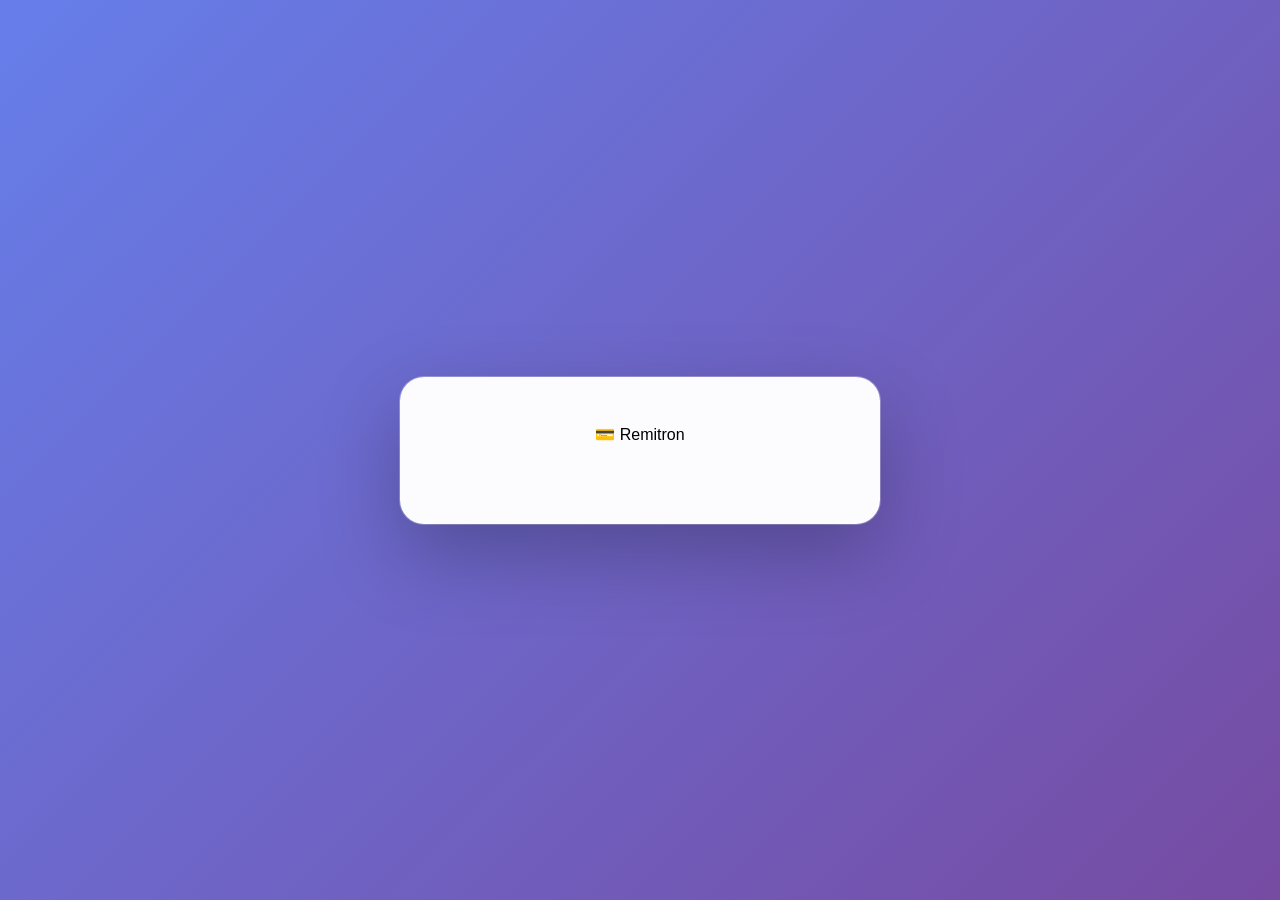
<file: auth.html>
<!DOCTYPE html>
<html lang="en">
<head>
    <meta charset="UTF-8">
    <meta name="viewport" content="width=device-width, initial-scale=1.0">
    <title>Remitron - Authentication</title>
    <link rel="stylesheet" href="/static/auth.css">
</head>
<body>
    <div class="container">
        <div class="auth-box">
            <div class="logo">💳 Remitron</div>
            
            <!-- LOGIN FORM -->
            <div id="loginForm" class="form-section">
                <h2>Login</h2>
                <input type="email" id="loginEmail" placeholder="Email" required>
                <input type="password" id="loginPassword" placeholder="Password" required>
                <button onclick="handleLogin()" class="btn btn-primary">Login</button>
                <p class="toggle-text">Don't have an account? <a onclick="toggleForm()">Sign Up</a></p>
            </div>

            <!-- SIGNUP FORM -->
            <div id="signupForm" class="form-section hidden">
                <h2>Create Account</h2>
                <input type="text" id="firstName" placeholder="First Name" required>
                <input type="text" id="lastName" placeholder="Last Name" required>
                <input type="email" id="signupEmail" placeholder="Email" required>
                <input type="password" id="signupPassword" placeholder="Password" required>
                <input type="tel" id="phone" placeholder="Phone Number" required>
                <input type="text" id="nin" placeholder="NIN (National ID)" required>
                <input type="text" id="bvn" placeholder="BVN (Optional)">
                <button onclick="handleSignup()" class="btn btn-success">Sign Up</button>
                <p class="toggle-text">Already have an account? <a onclick="toggleForm()">Login</a></p>
            </div>

            <div id="errorMessage" class="error-message hidden"></div>
            <div id="successMessage" class="success-message hidden"></div>
        </div>
    </div>

    <script src="/static/auth.js"></script>
</body>
</html>
</file>
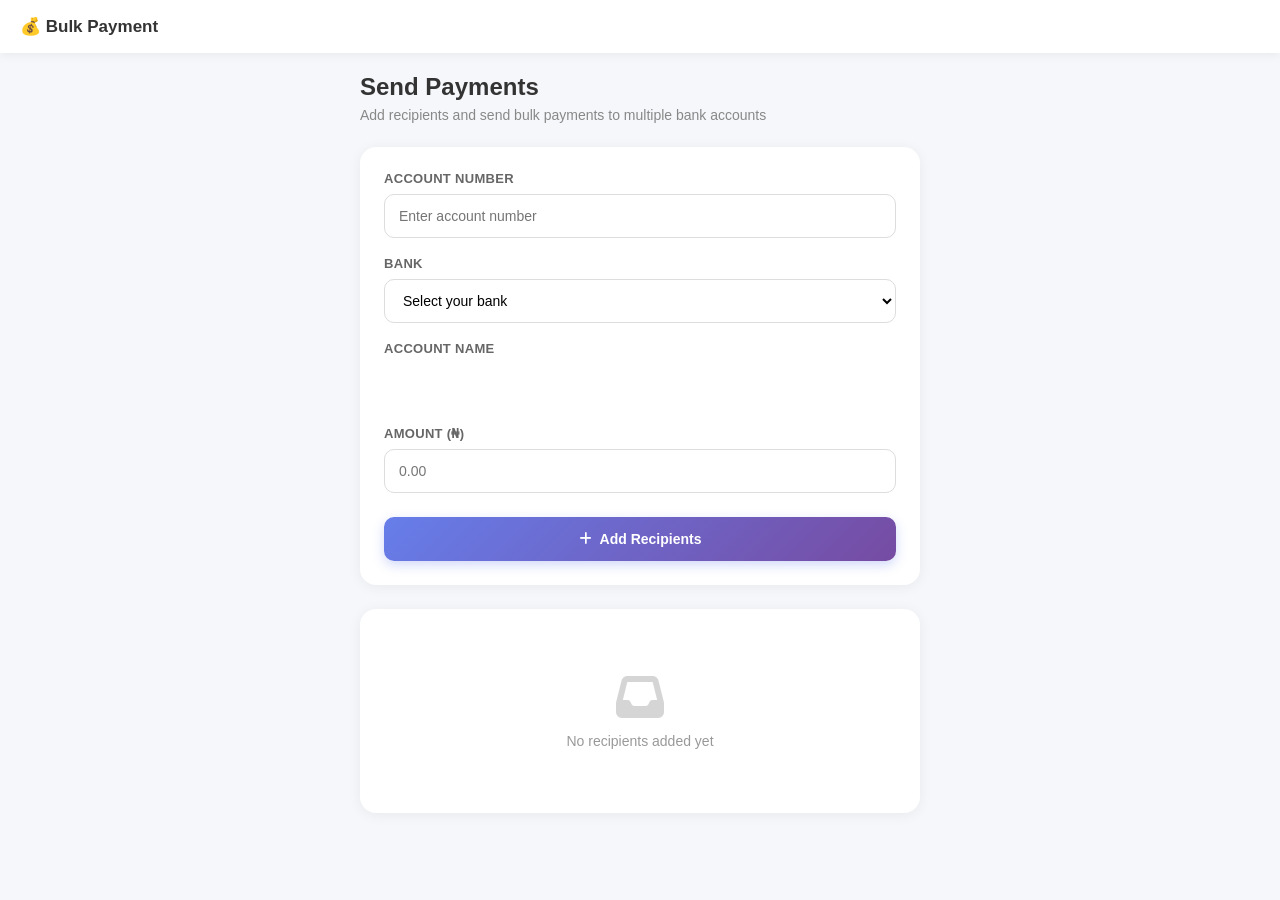
<file: templates/bulk-payment-v2.html>
<!DOCTYPE html>
<html lang="en">
<head>
    <meta charset="UTF-8">
    <meta name="viewport" content="width=device-width, initial-scale=1.0">
    <title>Bulk Payment - DisPay</title>
    <link rel="stylesheet" href="https://cdnjs.cloudflare.com/ajax/libs/font-awesome/6.4.0/css/all.min.css">
    <link rel="stylesheet" href="/static/style5.css">
</head>
<body>
    <!-- HEADER -->
    <div class="top-header">
        <div class="header-left">
            <h1>💰 Bulk Payment</h1>
        </div>
    </div>

    <!-- MAIN CONTENT -->
    <div class="main-content">
        <div class="page-header">
            <h2>Send Payments</h2>
            <p>Add recipients and send bulk payments to multiple bank accounts</p>
        </div>

        <!-- FORM -->
        <div class="form-container">
            <form id="recipientForm">
                <!-- ACCOUNT NUMBER -->
                <div class="form-group">
                    <label class="form-label">Account Number</label>
                    <input 
                        type="text" 
                        id="accountNumber" 
                        class="form-input" 
                        placeholder="Enter account number"
                        autocomplete="off"
                    >
                </div>

                <!-- BANK SELECTION -->
                <div class="form-group">
                    <label class="form-label">Bank</label>
                    <select id="bankSelect" class="form-select">
                        <option value="">Select your bank</option>
                        <option value="Access Bank">Access Bank (025)</option>
                        <option value="Zenith Bank">Zenith Bank (057)</option>
                        <option value="GTBank">GTBank (058)</option>
                        <option value="First Bank">First Bank (011)</option>
                        <option value="UBA">UBA (033)</option>
                        <option value="FCMB">FCMB (214)</option>
                        <option value="Stanbic IBTC">Stanbic IBTC (221)</option>
                        <option value="Wema Bank">Wema Bank (035)</option>
                        <option value="Fidelity Bank">Fidelity Bank (070)</option>
                        <option value="Standard Chartered">Standard Chartered (068)</option>
                        <option value="Ecobank">Ecobank (050)</option>
                        <option value="Polaris Bank">Polaris Bank (076)</option>
                        <option value="Unite Bank">Unite Bank (079)</option>
                        <option value="Interswitch NUBAN">Interswitch NUBAN (100)</option>
                        <option value="Providus Bank">Providus Bank (101)</option>
                    </select>
                </div>

                <!-- ACCOUNT NAME (READ-ONLY) -->
                <div class="form-group">
                    <label class="form-label">Account Name</label>
                    <div class="account-name-display" id="accountNameDisplay"></div>
                </div>

                <!-- AMOUNT -->
                <div class="form-group">
                    <label class="form-label">Amount (₦)</label>
                    <input 
                        type="number" 
                        id="amount" 
                        class="form-input" 
                        placeholder="0.00"
                        min="0"
                        step="0.01"
                    >
                </div>

                <!-- ADD BUTTON -->
                <div class="button-group">
                    <button type="button" class="btn btn-add" id="addBtn">
                        <i class="fas fa-plus"></i> Add Recipients
                    </button>
                    <!-- SEND BUTTON -->
                     <button id="sendBtn" class="btn btn-send">
                        <i class="fas fa-paper-plane"></i> Send Payments
                    </button>

                </div>
                
            </form>
        </div>

        <!-- RECIPIENTS LIST -->
        <div id="recipientsList" class="recipients-list" style="display: none;">
            <div class="recipients-header">
                <span>Recipients</span>
                <span class="recipient-count" id="recipientCount">0</span>
            </div>
            <div id="recipientsContainer"></div>
        </div>

        <!-- EMPTY STATE -->
        <div id="emptyState" class="recipients-list">
            <div class="empty-state">
                <i class="fas fa-inbox"></i>
                <p>No recipients added yet</p>
            </div>
        </div>

        
    </div>

    <!-- TOAST -->
    <div id="toast"></div>
    <script src="/static/script5.js"></script>
</body>
</html>
</file>
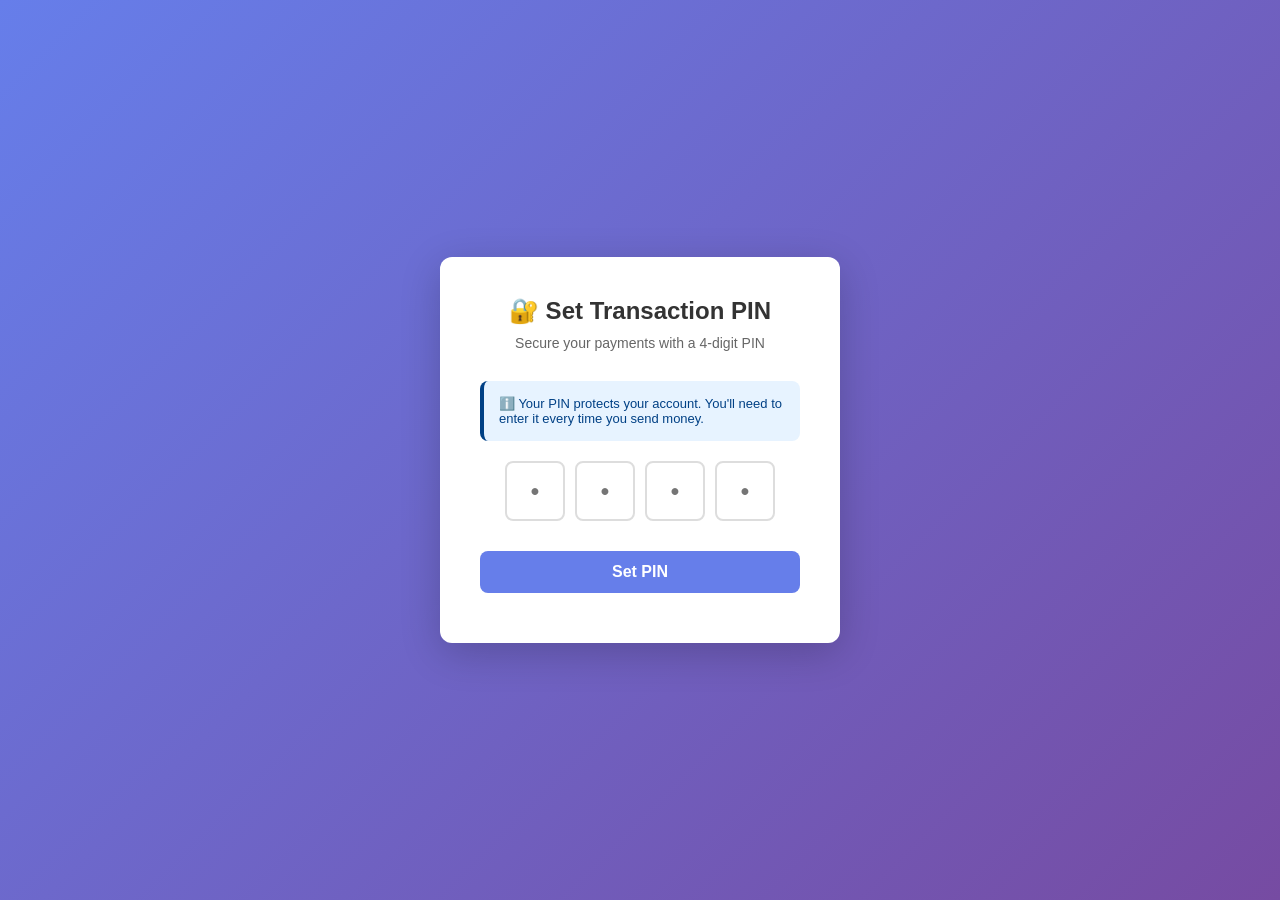
<file: templates/set-pin.html>
<!DOCTYPE html>
<html>
<head>
    <meta charset="UTF-8">
    <meta name="viewport" content="width=device-width, initial-scale=1.0">
    <title>Set Transaction PIN - DisPay</title>
    <style>
        * {
            margin: 0;
            padding: 0;
            box-sizing: border-box;
        }
        
        body {
            font-family: 'Segoe UI', Tahoma, Geneva, Verdana, sans-serif;
            background: linear-gradient(135deg, #667eea 0%, #764ba2 100%);
            min-height: 100vh;
            display: flex;
            justify-content: center;
            align-items: center;
            padding: 20px;
        }
        
        .container {
            background: white;
            padding: 40px;
            border-radius: 12px;
            box-shadow: 0 10px 40px rgba(0, 0, 0, 0.2);
            width: 100%;
            max-width: 400px;
        }
        
        .container h2 {
            text-align: center;
            margin-bottom: 10px;
            color: #333;
            font-size: 24px;
        }
        
        .container p {
            text-align: center;
            color: #666;
            font-size: 14px;
            margin-bottom: 30px;
        }
        
        .pin-input-group {
            display: flex;
            gap: 10px;
            justify-content: center;
            margin-bottom: 30px;
        }
        
        .pin-input {
            width: 60px;
            height: 60px;
            font-size: 24px;
            text-align: center;
            border: 2px solid #ddd;
            border-radius: 8px;
            font-weight: bold;
            transition: all 0.3s;
        }
        
        .pin-input:focus {
            outline: none;
            border-color: #667eea;
            box-shadow: 0 0 5px rgba(102, 126, 234, 0.5);
        }
        
        .btn {
            width: 100%;
            padding: 12px;
            background: #667eea;
            color: white;
            border: none;
            border-radius: 8px;
            font-size: 16px;
            font-weight: bold;
            cursor: pointer;
            transition: background 0.3s;
            margin-bottom: 10px;
        }
        
        .btn:hover {
            background: #764ba2;
        }
        
        .btn:disabled {
            background: #ccc;
            cursor: not-allowed;
        }
        
        .btn-secondary {
            background: #6c757d;
        }
        
        .btn-secondary:hover {
            background: #5a6268;
        }
        
        .message {
            padding: 12px;
            border-radius: 8px;
            margin-bottom: 15px;
            text-align: center;
            display: none;
            font-weight: bold;
        }
        
        .message.success {
            background: #d4edda;
            color: #155724;
            display: block;
        }
        
        .message.error {
            background: #f8d7da;
            color: #721c24;
            display: block;
        }
        
        .info {
            background: #e7f3ff;
            padding: 15px;
            border-radius: 8px;
            color: #004085;
            font-size: 13px;
            margin-bottom: 20px;
            border-left: 4px solid #004085;
        }
    </style>
</head>
<body>
    <div class="container">
        <h2>🔐 Set Transaction PIN</h2>
        <p>Secure your payments with a 4-digit PIN</p>
        
        <div id="message" class="message"></div>
        
        <div class="info">
            ℹ️ Your PIN protects your account. You'll need to enter it every time you send money.
        </div>
        
        <div class="pin-input-group">
            <input class="pin-input" id="pin1" type="password" inputmode="numeric" maxlength="1" placeholder="•">
            <input class="pin-input" id="pin2" type="password" inputmode="numeric" maxlength="1" placeholder="•">
            <input class="pin-input" id="pin3" type="password" inputmode="numeric" maxlength="1" placeholder="•">
            <input class="pin-input" id="pin4" type="password" inputmode="numeric" maxlength="1" placeholder="•">
        </div>
        
        <button class="btn" id="setBtn" onclick="setPin()">Set PIN</button>
        <!--<button class="btn btn-secondary" onclick="goToDashboard()">Skip for now</button>/-->
    </div>
    
    <script>
        // ===== HELPER FUNCTIONS =====
        
        function showMessage(text, type) {
        const msg = document.getElementById('message');
        msg.textContent = text;
        msg.className = `message ${type}`;
        }

function goToDashboard() {
    window.location.href = '/dashboard';
}

// ===== GET CSRF TOKEN =====
function getCsrfTokenFromCookie() {
    const name = "csrftoken=";
    const decodedCookie = decodeURIComponent(document.cookie);
    const cookieArray = decodedCookie.split(';');
    for(let i = 0; i < cookieArray.length; i++) {
        let cookie = cookieArray[i].trim();
        if (cookie.indexOf(name) === 0) return cookie.substring(name.length);
    }
    return null;
}

// ===== SET PIN FUNCTION =====
async function setPin() {
    const inputs = document.querySelectorAll('.pin-input');
    const pin = Array.from(inputs).map(i => i.value).join('');
    
    if (pin.length !== 4) {
        showMessage('Please enter a 4-digit PIN', 'error');
        return;
    }
    
    const setBtn = document.getElementById("setBtn");
    
    try {
        setBtn.textContent = "Processing...";
        setBtn.disabled = true; 
        
        const res = await fetch('/set-transaction-pin', {
            method: 'POST',
            headers: {
                'Content-Type': 'application/json',
                'X-CSRFTOKEN': getCsrfTokenFromCookie()
            },
            body: JSON.stringify({ pin })
        });
        
        const data = await res.json();
        
        if (data.status === 'success') {
            showMessage('✅ PIN set successfully!', 'success');
            setTimeout(() => goToDashboard(), 1500);
        } else {
            showMessage(data.message || 'Failed to set PIN', 'error');
        }
    } catch (error) {
        showMessage('Error: ' + error.message, 'error');
    } finally {
        setBtn.textContent = "Set PIN";
        setBtn.disabled = false;
    }
}

// ===== AUTO-FOCUS PIN INPUTS =====
document.querySelectorAll('.pin-input').forEach((input, index) => {
    input.addEventListener('input', (e) => {
        if (e.target.value && index < 3) {
            document.querySelectorAll('.pin-input')[index + 1].focus();
        }
    });
    
    input.addEventListener('keydown', (e) => {
        if (e.key === 'Backspace' && !e.target.value && index > 0) {
            document.querySelectorAll('.pin-input')[index - 1].focus();
        }
    });
});
    </script>
        </body>
        </html>
</file>
<file: static/auth.css>
* {
    margin: 0;
    padding: 0;
    box-sizing: border-box;
}

body {
    font-family: 'Inter', 'Segoe UI', Tahoma, Geneva, Verdana, sans-serif;
    background: linear-gradient(135deg, #667eea 0%, #764ba2 100%);
    min-height: 100vh;
    display: flex;
    justify-content: center;
    align-items: center;
    padding: 20px;
    position: relative;
    overflow-x: hidden;
}

/* ==========================================
   ANIMATED BACKGROUND PARTICLES
   ========================================== */
.bg-particles {
    position: fixed;
    top: 0;
    left: 0;
    width: 100%;
    height: 100%;
    pointer-events: none;
    z-index: 0;
}

.particle {
    position: absolute;
    background: rgba(255, 255, 255, 0.15);
    border-radius: 50%;
    animation: float-particle 20s infinite ease-in-out;
}

.particle:nth-child(1) { width: 80px; height: 80px; top: 10%; left: 10%; animation-delay: 0s; }
.particle:nth-child(2) { width: 60px; height: 60px; top: 70%; left: 80%; animation-delay: 2s; }
.particle:nth-child(3) { width: 100px; height: 100px; top: 40%; left: 70%; animation-delay: 4s; }
.particle:nth-child(4) { width: 50px; height: 50px; top: 80%; left: 20%; animation-delay: 6s; }
.particle:nth-child(5) { width: 70px; height: 70px; top: 20%; left: 60%; animation-delay: 8s; }
.particle:nth-child(6) { width: 90px; height: 90px; top: 60%; left: 40%; animation-delay: 10s; }

@keyframes float-particle {
    0%, 100% { transform: translate(0, 0) rotate(0deg); }
    25% { transform: translate(30px, -30px) rotate(90deg); }
    50% { transform: translate(-20px, 20px) rotate(180deg); }
    75% { transform: translate(40px, 10px) rotate(270deg); }
}

/* ==========================================
   CONTAINER & AUTH BOX
   ========================================== */
.container {
    width: 100%;
    max-width: 480px;
    position: relative;
    z-index: 1;
}

.auth-box {
    background: rgba(255, 255, 255, 0.98);
    backdrop-filter: blur(20px);
    border-radius: 24px;
    box-shadow: 0 30px 80px rgba(0, 0, 0, 0.25), 0 0 0 1px rgba(255, 255, 255, 0.3);
    padding: 48px 40px;
    text-align: center;
    position: relative;
    overflow: hidden;
    animation: slideUp 0.6s cubic-bezier(0.16, 1, 0.3, 1);
}

@keyframes slideUp {
    from {
        opacity: 0;
        transform: translateY(40px) scale(0.95);
    }
    to {
        opacity: 1;
        transform: translateY(0) scale(1);
    }
}

/* Glowing accent bar */
.accent-bar {
    position: absolute;
    top: 0;
    left: 0;
    width: 100%;
    height: 4px;
    background: linear-gradient(90deg, #667eea, #764ba2, #667eea);
    background-size: 200% 100%;
    animation: shimmer 3s linear infinite;
}

@keyframes shimmer {
    0% { background-position: 200% 0; }
    100% { background-position: -200% 0; }
}

/* ==========================================
   LOGO & BRANDING
   ========================================== */
.logo {
    margin-bottom: 32px;
}

.logo img {
    animation: logoFloat 3s ease-in-out infinite;
}

@keyframes logoFloat {
    0%, 100% { transform: translateY(0); }
    50% { transform: translateY(-8px); }
}

.logo-tagline {
    margin-top: 8px;
    font-size: 13px;
    color: #667eea;
    font-weight: 600;
    letter-spacing: 0.5px;
}

/* ==========================================
   FORM SECTIONS
   ========================================== */
.form-section {
    transition: all 0.4s cubic-bezier(0.16, 1, 0.3, 1);
    animation: fadeIn 0.4s ease;
}

@keyframes fadeIn {
    from { opacity: 0; transform: translateY(15px); }
    to { opacity: 1; transform: translateY(0); }
}

.form-section h2 {
    color: #1a202c;
    margin-bottom: 8px;
    font-size: 28px;
    font-weight: 800;
    letter-spacing: -0.5px;
}

.form-subtitle {
    color: #718096;
    font-size: 14px;
    margin-bottom: 28px;
    font-weight: 500;
}

/* ==========================================
   INPUT GROUPS & STYLING
   ========================================== */
.input-group {
    text-align: left;
    margin-bottom: 20px;
}

.input-group label {
    display: block;
    font-size: 13px;
    font-weight: 600;
    color: #4a5568;
    margin-bottom: 8px;
    letter-spacing: 0.3px;
}

.input-wrapper {
    position: relative;
    display: flex;
    align-items: center;
}

.input-icon {
    position: absolute;
    left: 14px;
    color: #a0aec0;
    font-size: 16px;
    pointer-events: none;
    transition: color 0.3s ease;
    z-index: 1;
}

.input-wrapper input:focus + .input-icon,
.input-wrapper:focus-within .input-icon {
    color: #667eea;
}

.form-section input,
#businessFields input,
#businessFields select {
    width: 100%;
    padding: 14px 14px 14px 44px;
    border: 2px solid #e2e8f0;
    border-radius: 12px;
    font-size: 15px;
    font-weight: 500;
    color: #2d3748;
    background: #f7fafc;
    transition: all 0.3s cubic-bezier(0.16, 1, 0.3, 1);
}

.form-section input:focus,
#businessFields input:focus,
#businessFields select:focus {
    outline: none;
    border-color: #667eea;
    background: white;
    box-shadow: 0 0 0 4px rgba(102, 126, 234, 0.1);
    transform: translateY(-2px);
}

/* Grid Layout for Name Fields */
.form-grid {
    display: grid;
    grid-template-columns: 1fr 1fr;
    gap: 12px;
    margin-bottom: 20px;
}

.form-grid .input-group {
    margin-bottom: 0;
}

.form-grid input {
    padding-left: 14px;
}

/* ==========================================
   BUTTONS
   ========================================== */
.btn {
    width: 100%;
    padding: 15px;
    border: none;
    border-radius: 12px;
    font-size: 16px;
    font-weight: 700;
    cursor: pointer;
    transition: all 0.3s cubic-bezier(0.16, 1, 0.3, 1);
    margin-top: 12px;
    display: flex;
    align-items: center;
    justify-content: center;
    gap: 8px;
    letter-spacing: 0.3px;
}

.btn-primary {
    background: linear-gradient(135deg, #667eea 0%, #764ba2 100%);
    color: white;
    box-shadow: 0 4px 15px rgba(102, 126, 234, 0.4);
}

.btn-primary:hover {
    transform: translateY(-3px);
    box-shadow: 0 8px 25px rgba(102, 126, 234, 0.5);
}

.btn-primary:active {
    transform: translateY(-1px);
}

.btn-success {
    background: linear-gradient(135deg, #48bb78 0%, #38a169 100%);
    color: white;
    box-shadow: 0 4px 15px rgba(72, 187, 120, 0.4);
}

.btn-success:hover {
    transform: translateY(-3px);
    box-shadow: 0 8px 25px rgba(72, 187, 120, 0.5);
}

/* ==========================================
   ACCOUNT TYPE TOGGLE
   ========================================== */
.account-type-toggle {
    display: flex;
    gap: 10px;
    margin-bottom: 24px;
    background: #f7fafc;
    padding: 6px;
    border-radius: 12px;
}

.account-type-toggle button {
    flex: 1;
    padding: 12px;
    border: 2px solid transparent;
    border-radius: 10px;
    background: transparent;
    font-size: 14px;
    font-weight: 700;
    cursor: pointer;
    color: #718096;
    transition: all 0.3s cubic-bezier(0.16, 1, 0.3, 1);
    display: flex;
    align-items: center;
    justify-content: center;
    gap: 6px;
}

.account-type-toggle button:hover {
    background: #edf2f7;
    color: #4a5568;
}

.account-type-toggle button.active {
    border-color: #667eea;
    background: linear-gradient(135deg, #667eea 0%, #764ba2 100%);
    color: white;
    box-shadow: 0 4px 12px rgba(102, 126, 234, 0.3);
    transform: scale(1.02);
}

/* ==========================================
   BUSINESS FIELDS
   ========================================== */
#businessFields {
    border-top: 2px dashed #e2e8f0;
    padding-top: 20px;
    margin-top: 12px;
}

.business-divider {
    text-align: center;
    margin-bottom: 20px;
}

.business-divider span {
    background: linear-gradient(135deg, #667eea, #764ba2);
    -webkit-background-clip: text;
    -webkit-text-fill-color: transparent;
    font-weight: 700;
    font-size: 14px;
    letter-spacing: 0.5px;
}

.reg-type-select {
    width: 90px !important;
    padding: 14px 10px !important;
    padding-left: 10px !important;
    border: 2px solid #e2e8f0;
    border-radius: 12px;
    font-size: 14px;
    font-weight: 600;
    color: #2d3748;
    background: #f7fafc;
    cursor: pointer;
}

/* ==========================================
   OTP CODE BOXES
   ========================================== */
.input-container {
    display: grid;
    grid-template-columns: repeat(6, 1fr);
    gap: 10px;
    margin: 28px 0;
}

.code-box {
    width: 100%;
    height: 56px;
    text-align: center;
    font-size: 24px;
    font-weight: 700;
    border: 2px solid #e2e8f0;
    border-radius: 12px;
    background: #f7fafc;
    color: #2d3748;
    transition: all 0.3s cubic-bezier(0.16, 1, 0.3, 1);
    padding: 0 !important;
}

.code-box:focus {
    outline: none;
    border-color: #667eea;
    background: white;
    box-shadow: 0 0 0 4px rgba(102, 126, 234, 0.15);
    transform: scale(1.05);
}

/* ==========================================
   TOGGLE TEXT & LINKS
   ========================================== */
.toggle-text {
    margin-top: 20px;
    color: #718096;
    font-size: 14px;
    font-weight: 500;
}

.toggle-text a {
    color: #667eea;
    cursor: pointer;
    font-weight: 700;
    text-decoration: none;
    transition: all 0.3s ease;
}

.toggle-text a:hover {
    text-decoration: underline;
    color: #5568d3;
}

.forgot-link {
    color: #667eea !important;
    font-weight: 600;
    text-decoration: none;
    transition: color 0.3s ease;
}

.forgot-link:hover {
    color: #5568d3 !important;
    text-decoration: underline;
}

.resend-link {
    color: #48bb78 !important;
    font-weight: 700;
}

.resend-link:hover {
    color: #38a169 !important;
}

/* ==========================================
   TOAST NOTIFICATIONS
   ========================================== */
.toast-container {
    position: fixed;
    top: 20px;
    right: 20px;
    z-index: 9999;
    display: flex;
    flex-direction: column;
    gap: 12px;
    max-width: 380px;
}

.toast {
    background: white;
    border-radius: 14px;
    padding: 16px 20px;
    box-shadow: 0 12px 35px rgba(0, 0, 0, 0.15);
    display: flex;
    align-items: center;
    gap: 12px;
    font-size: 15px;
    font-weight: 600;
    min-height: 60px;
    animation: toastIn 0.4s cubic-bezier(0.16, 1, 0.3, 1) forwards;
    border-left: 5px solid;
}

.toast.success {
    border-left-color: #48bb78;
    color: #2f855a;
}

.toast.error {
    border-left-color: #f65656;
    color: #c53030;
}

.toast.removing {
    animation: toastOut 0.3s ease forwards;
}

@keyframes toastIn {
    from {
        opacity: 0;
        transform: translateX(100%) scale(0.9);
    }
    to {
        opacity: 1;
        transform: translateX(0) scale(1);
    }
}

@keyframes toastOut {
    from {
        opacity: 1;
        transform: translateX(0) scale(1);
    }
    to {
        opacity: 0;
        transform: translateX(120%) scale(0.9);
    }
}

/* ==========================================
   LOADING OVERLAY
   ========================================== */
.loading-overlay {
    position: fixed;
    top: 0;
    left: 0;
    width: 100vw;
    height: 100vh;
    display: flex;
    justify-content: center;
    align-items: center;
    background-color: rgba(255, 255, 255, 0.95);
    backdrop-filter: blur(8px);
    -webkit-backdrop-filter: blur(8px);
    z-index: 10000;
}

.loader-content {
    text-align: center;
}

.loadingImg {
    width: 120px;
    animation: float 1s ease-in-out infinite;
    filter: drop-shadow(0 15px 20px rgba(0, 0, 0, 0.15));
}

.loading-text {
    margin-top: 16px;
    font-size: 16px;
    font-weight: 700;
    color: #667eea;
    letter-spacing: 0.5px;
    animation: pulse 1.5s ease-in-out infinite;
}

@keyframes float {
    0%, 100% {
        transform: translateY(0) scale(1);
    }
    50% {
        transform: translateY(-15px) scale(1.03);
    }
}

@keyframes pulse {
    0%, 100% { opacity: 1; }
    50% { opacity: 0.6; }
}

/* ==========================================
   UTILITY CLASSES
   ========================================== */
.hidden {
    display: none !important;
}

.error-message {
    background: #fed7d7;
    color: #c53030;
    padding: 14px;
    border-radius: 12px;
    margin-top: 16px;
    border: 2px solid #fc8181;
    font-weight: 600;
    font-size: 14px;
}

.success-message {
    background: #c6f6d5;
    color: #2f855a;
    padding: 14px;
    border-radius: 12px;
    margin-top: 16px;
    border: 2px solid #9ae6b4;
    font-weight: 600;
    font-size: 14px;
}

/* ==========================================
   MOBILE RESPONSIVE
   ========================================== */
@media (max-width: 600px) {
    body {
        padding: 12px;
    }

    .auth-box {
        padding: 32px 24px;
        border-radius: 20px;
    }

    .logo img {
        width: 120px;
    }

    .form-section h2 {
        font-size: 24px;
    }

    .form-subtitle {
        font-size: 13px;
    }

    .form-section input,
    #businessFields input,
    #businessFields select {
        padding: 12px 12px 12px 40px;
        font-size: 16px;
    }

    .form-grid {
        grid-template-columns: 1fr;
        gap: 16px;
    }

    .account-type-toggle button {
        padding: 10px;
        font-size: 13px;
    }

    .code-box {
        height: 50px;
        font-size: 20px;
    }

    .input-container {
        gap: 6px;
    }

    .toast-container {
        left: 12px;
        right: 12px;
        max-width: none;
    }

    .toast {
        font-size: 14px;
        padding: 14px 16px;
    }

    .btn {
        padding: 13px;
        font-size: 15px;
    }
}
</file>
<file: static/style5.css>
* {
            margin: 0;
            padding: 0;
            box-sizing: border-box;
        }

        html, body {
            height: 100%;
            width: 100%;
        }

        body {
            font-family: 'Segoe UI', Tahoma, Geneva, Verdana, sans-serif;
            background: #f5f7fa;
            color: #333;
        }

        /* HEADER */
        .top-header {
            background: white;
            padding: 16px 20px;
            display: flex;
            justify-content: space-between;
            align-items: center;
            box-shadow: 0 2px 10px rgba(0, 0, 0, 0.06);
            position: sticky;
            top: 0;
            z-index: 50;
        }

        .header-left {
            display: flex;
            align-items: center;
            gap: 12px;
        }

        .header-left h1 {
            font-size: 17px;
            color: #333;
            font-weight: 700;
        }

        /* MAIN CONTENT */
        .main-content {
            padding: 20px;
            max-width: 600px;
            margin: 0 auto;
        }

        .page-header {
            margin-bottom: 24px;
        }

        .page-header h2 {
            font-size: 24px;
            color: #333;
            margin-bottom: 6px;
            font-weight: 700;
        }

        .page-header p {
            color: #888;
            font-size: 14px;
        }

        /* FORM CONTAINER */
        .form-container {
            background: white;
            border-radius: 16px;
            padding: 24px;
            box-shadow: 0 2px 14px rgba(0, 0, 0, 0.06);
            margin-bottom: 24px;
        }

        .form-group {
            margin-bottom: 18px;
        }

        .form-group:last-child {
            margin-bottom: 0;
        }

        .form-label {
            display: block;
            font-size: 13px;
            color: #666;
            text-transform: uppercase;
            letter-spacing: 0.3px;
            font-weight: 600;
            margin-bottom: 8px;
        }

        .form-input,
        .form-select {
            width: 100%;
            padding: 12px 14px;
            border: 1px solid #ddd;
            border-radius: 10px;
            font-size: 14px;
            font-family: inherit;
            background: white;
            transition: all 0.2s ease;
            min-height: 44px;
        }

        .form-input:focus,
        .form-select:focus {
            outline: none;
            border-color: #667eea;
            box-shadow: 0 0 0 3px rgba(102, 126, 234, 0.12);
        }

        .form-input:disabled {
            background: #f5f7fa;
            color: #999;
            cursor: not-allowed;
        }

        /* ACCOUNT NAME DISPLAY (READ-ONLY) */
        .account-name-display {
            padding: 12px 14px;
            background: #f8fafb;
            border: 1px solid #e8e8e8;
            border-radius: 10px;
            min-height: 44px;
            display: flex;
            align-items: center;
            font-size: 14px;
            color: #333;
            font-weight: 500;
            opacity: 0;
            transition: opacity 0.2s ease;
            pointer-events: none;
        }

        .account-name-display.visible {
            opacity: 1;
        }

        .account-name-display.loading::after {
            content: '';
            width: 14px;
            height: 14px;
            margin-left: auto;
            border: 2px solid #ddd;
            border-top-color: #667eea;
            border-radius: 50%;
            animation: spin 0.6s linear infinite;
        }

        @keyframes spin {
            to { transform: rotate(360deg); }
        }

        /* AMOUNT INPUT */
        .amount-group {
            display: grid;
            grid-template-columns: 1fr 1fr;
            gap: 12px;
        }

        .amount-group .form-group {
            margin-bottom: 0;
        }

        /* BUTTONS */
        .button-group {
            display: flex;
            gap: 12px;
            margin-top: 24px;
        }

        .btn {
            flex: 1;
            padding: 12px 20px;
            border: none;
            border-radius: 10px;
            font-size: 14px;
            font-weight: 600;
            cursor: pointer;
            transition: all 0.2s ease;
            min-height: 44px;
            display: flex;
            align-items: center;
            justify-content: center;
            gap: 8px;
        }

        .btn-add {
            background: linear-gradient(135deg, #667eea 0%, #764ba2 100%);
            color: white;
            box-shadow: 0 4px 12px rgba(102, 126, 234, 0.3);
        }

        .btn-add:hover {
            transform: translateY(-2px);
            box-shadow: 0 6px 16px rgba(102, 126, 234, 0.4);
        }

        .btn-add:active {
            transform: translateY(0);
        }

        .btn-send {
            background: linear-gradient(135deg, #667eea 0%, #764ba2 100%);
            color: white;
            width: 100%;
            margin-top: 20px;
            box-shadow: 0 4px 12px rgba(102, 126, 234, 0.3);
        }

        .btn-send:hover {
            transform: translateY(-2px);
            box-shadow: 0 6px 16px rgba(102, 126, 234, 0.4);
        }

        .btn-send:active {
            transform: translateY(0);
        }

        .btn-send:disabled {
            opacity: 0.5;
            cursor: not-allowed;
            transform: none;
        }

        /* RECIPIENTS LIST */
        .recipients-list {
            background: white;
            border-radius: 16px;
            padding: 24px;
            box-shadow: 0 2px 14px rgba(0, 0, 0, 0.06);
            margin-bottom: 24px;
        }

        .recipients-header {
            font-size: 13px;
            color: #666;
            text-transform: uppercase;
            letter-spacing: 0.3px;
            font-weight: 700;
            margin-bottom: 16px;
            display: flex;
            justify-content: space-between;
            align-items: center;
        }

        .recipient-count {
            background: #667eea;
            color: white;
            padding: 2px 8px;
            border-radius: 6px;
            font-size: 12px;
            font-weight: 600;
        }

        .recipient-item {
            background: #f8fafb;
            border: 1px solid #e8e8e8;
            border-radius: 10px;
            padding: 14px;
            margin-bottom: 12px;
            display: flex;
            justify-content: space-between;
            align-items: flex-start;
            gap: 12px;
        }

        .recipient-item:last-child {
            margin-bottom: 0;
        }

        .recipient-details {
            flex: 1;
        }

        .recipient-name {
            font-size: 14px;
            font-weight: 600;
            color: #333;
            margin-bottom: 4px;
        }

        .recipient-info {
            font-size: 13px;
            color: #888;
            margin-bottom: 4px;
        }

        .recipient-amount {
            font-size: 13px;
            color: #667eea;
            font-weight: 600;
        }

        .btn-remove {
            background: #ffe8e8;
            color: #e74c3c;
            border: none;
            width: 36px;
            height: 36px;
            border-radius: 8px;
            cursor: pointer;
            transition: all 0.2s ease;
            display: flex;
            align-items: center;
            justify-content: center;
            font-size: 16px;
            flex-shrink: 0;
        }

        .btn-remove:hover {
            background: #ff6b6b;
            color: white;
        }

        /* EMPTY STATE */
        .empty-state {
            text-align: center;
            padding: 40px 20px;
            color: #999;
        }

        .empty-state i {
            font-size: 48px;
            margin-bottom: 12px;
            opacity: 0.4;
        }

        .empty-state p {
            font-size: 14px;
        }

        /* TOAST */
        #toast {
            position: fixed;
            bottom: 20px;
            left: 20px;
            background: #333;
            color: white;
            padding: 12px 16px;
            border-radius: 8px;
            font-size: 14px;
            display: none;
            z-index: 1000;
            box-shadow: 0 4px 12px rgba(0, 0, 0, 0.3);
        }

        #toast.success {
            background: #27ae60;
        }

        #toast.error {
            background: #e74c3c;
        }

        /* RESPONSIVE */
        @media (max-width: 600px) {
            .main-content {
                padding: 12px;
            }

            .form-container {
                padding: 16px;
            }

            .recipients-list {
                padding: 16px;
            }

            .amount-group {
                grid-template-columns: 1fr;
            }

            .recipient-item {
                flex-direction: column;
            }

            .btn-remove {
                align-self: flex-end;
            }
        }
</file>
